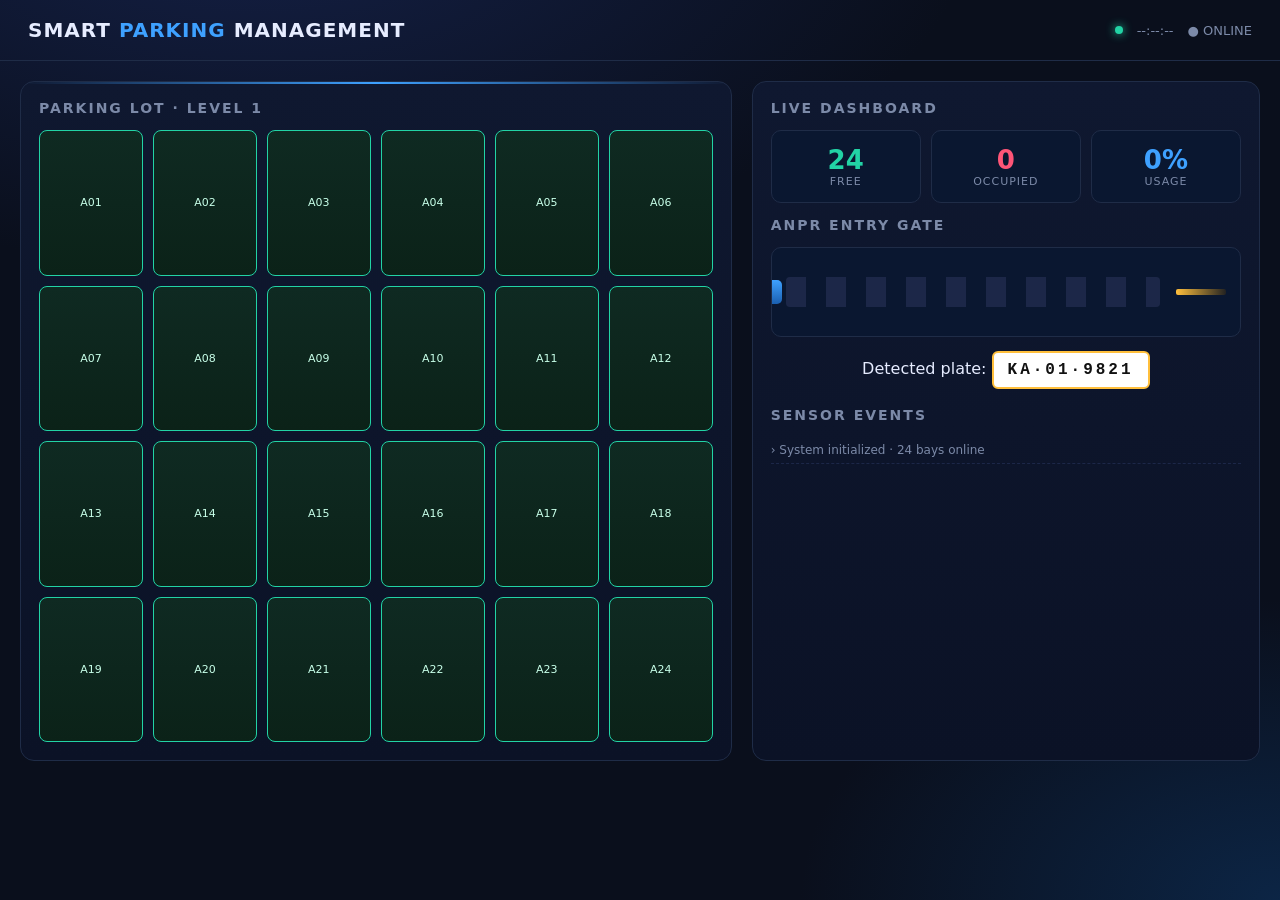
<file: index.html>
<!DOCTYPE html>
<html lang="en">
<head>
<meta charset="UTF-8" />
<title>Smart Parking Management System</title>
<style>
  :root{
    --bg:#0a0f1c; --panel:#111a2e; --line:#1f2c47;
    --txt:#e6ecff; --mute:#7c8aa8;
    --ok:#22d3a5; --busy:#ff5577; --warn:#ffbf3c; --accent:#3ea1ff;
  }
  *{box-sizing:border-box}
  body{margin:0;font-family:'Segoe UI',system-ui,sans-serif;background:
    radial-gradient(1200px 600px at 20% -10%, #142046 0%, transparent 60%),
    radial-gradient(800px 500px at 100% 100%, #0c2545 0%, transparent 60%),
    var(--bg); color:var(--txt); min-height:100vh;}
  header{display:flex;justify-content:space-between;align-items:center;padding:18px 28px;border-bottom:1px solid var(--line)}
  h1{margin:0;font-size:20px;letter-spacing:1px}
  h1 span{color:var(--accent)}
  .status{display:flex;gap:14px;align-items:center;color:var(--mute);font-size:13px}
  .dot{width:8px;height:8px;border-radius:50%;background:var(--ok);box-shadow:0 0 10px var(--ok);animation:blink 1.4s infinite}
  main{display:grid;grid-template-columns:1.4fr 1fr;gap:20px;padding:20px;max-width:1300px;margin:auto}
  @media(max-width:900px){main{grid-template-columns:1fr}}
  .panel{background:linear-gradient(180deg,#0f1830,#0b1226);border:1px solid var(--line);border-radius:14px;padding:18px;position:relative;overflow:hidden}
  .panel h2{margin:0 0 14px;font-size:14px;letter-spacing:2px;color:var(--mute);text-transform:uppercase}
  .lot{display:grid;grid-template-columns:repeat(6,1fr);gap:10px}
  .slot{aspect-ratio:1/1.4;border:1px dashed #2a3a5e;border-radius:8px;display:flex;align-items:center;justify-content:center;font-size:11px;color:var(--mute);position:relative;transition:.4s}
  .slot.occupied{background:linear-gradient(180deg,#2a0f1d,#3a1226);border:1px solid var(--busy);color:#ffd9e2}
  .slot.free{background:linear-gradient(180deg,#0f2a22,#0b2218);border:1px solid var(--ok);color:#c8ffe9}
  .slot .car{position:absolute;inset:18% 22%;background:linear-gradient(180deg,#ff5577,#a01840);border-radius:4px;box-shadow:inset 0 -6px 0 rgba(0,0,0,.25);animation:drive .5s ease}
  .gate{display:flex;align-items:center;gap:16px;padding:14px;background:#0a1730;border:1px solid var(--line);border-radius:10px;margin-bottom:14px;overflow:hidden;position:relative;height:90px}
  .road{flex:1;height:30px;background:repeating-linear-gradient(90deg,#1c2748 0 20px,#0a1730 20px 40px);border-radius:4px;position:relative}
  .mini-car{position:absolute;left:-50px;top:3px;width:46px;height:24px;background:linear-gradient(180deg,#3ea1ff,#1a5fb0);border-radius:5px;animation:drivein 4s linear infinite}
  .barrier{width:50px;height:6px;background:linear-gradient(90deg,#ffbf3c,#222);border-radius:2px;transform-origin:left;animation:bar 4s linear infinite}
  .stats{display:grid;grid-template-columns:repeat(3,1fr);gap:10px;margin-bottom:14px}
  .stat{padding:14px;background:#0a1730;border:1px solid var(--line);border-radius:10px;text-align:center}
  .stat .v{font-size:26px;font-weight:700}
  .stat .l{font-size:11px;color:var(--mute);text-transform:uppercase;letter-spacing:1px}
  .v.ok{color:var(--ok)} .v.busy{color:var(--busy)} .v.acc{color:var(--accent)}
  .plate{font-family:'Courier New',monospace;background:#fff;color:#111;padding:8px 14px;border-radius:6px;font-weight:700;letter-spacing:3px;display:inline-block;border:2px solid #ffbf3c}
  .log{font-size:12px;color:var(--mute);max-height:200px;overflow:hidden}
  .log div{padding:6px 0;border-bottom:1px dashed #1c2748;animation:fade .5s}
  .scan{position:absolute;left:0;right:0;top:0;height:2px;background:linear-gradient(90deg,transparent,var(--accent),transparent);animation:scan 3s linear infinite}
  @keyframes blink{50%{opacity:.3}}
  @keyframes drive{from{transform:translateY(20px);opacity:0}to{transform:none;opacity:1}}
  @keyframes drivein{0%{left:-50px}40%{left:40%}55%{left:40%}100%{left:110%}}
  @keyframes bar{0%,40%{transform:rotate(-80deg)}50%,90%{transform:rotate(0)}100%{transform:rotate(-80deg)}}
  @keyframes scan{0%{top:0}100%{top:100%}}
  @keyframes fade{from{opacity:0;transform:translateY(-4px)}}
</style>
</head>
<body>
<header>
  <h1>SMART <span>PARKING</span> MANAGEMENT</h1>
  <div class="status"><span class="dot"></span><span id="clock">--:--:--</span><span>● ONLINE</span></div>
</header>

<main>
  <section class="panel">
    <div class="scan"></div>
    <h2>Parking Lot · Level 1</h2>
    <div class="lot" id="lot"></div>
  </section>

  <section class="panel">
    <h2>Live Dashboard</h2>
    <div class="stats">
      <div class="stat"><div class="v ok" id="free">0</div><div class="l">Free</div></div>
      <div class="stat"><div class="v busy" id="busy">0</div><div class="l">Occupied</div></div>
      <div class="stat"><div class="v acc" id="pct">0%</div><div class="l">Usage</div></div>
    </div>

    <h2>ANPR Entry Gate</h2>
    <div class="gate">
      <div class="road"><div class="mini-car"></div></div>
      <div class="barrier"></div>
    </div>
    <div style="text-align:center;margin:10px 0 18px">
      Detected plate: <span class="plate" id="plate">KA·01·9821</span>
    </div>

    <h2>Sensor Events</h2>
    <div class="log" id="log"></div>
  </section>
</main>

<script>
  const TOTAL=24, lot=document.getElementById('lot'), slots=[];
  for(let i=0;i<TOTAL;i++){
    const s=document.createElement('div');
    s.className='slot free';
    s.innerHTML='A'+String(i+1).padStart(2,'0');
    lot.appendChild(s); slots.push({el:s,occ:false});
  }
  const plates=['KA01-9821','MH12-3344','DL08-7710','TN09-5521','UP16-0099','GJ05-4477'];
  const free=document.getElementById('free'), busy=document.getElementById('busy'),
        pct=document.getElementById('pct'), log=document.getElementById('log'),
        plate=document.getElementById('plate'), clock=document.getElementById('clock');

  function refresh(){
    let b=0;
    slots.forEach((s,i)=>{
      s.el.className='slot '+(s.occ?'occupied':'free');
      s.el.innerHTML='A'+String(i+1).padStart(2,'0')+(s.occ?'<div class="car"></div>':'');
      if(s.occ) b++;
    });
    busy.textContent=b; free.textContent=TOTAL-b;
    pct.textContent=Math.round(b/TOTAL*100)+'%';
  }
  function event(msg){
    const d=document.createElement('div'); d.textContent='› '+msg;
    log.prepend(d); while(log.children.length>8) log.lastChild.remove();
  }
  setInterval(()=>{
    const i=Math.floor(Math.random()*TOTAL);
    slots[i].occ=!slots[i].occ;
    event((slots[i].occ?'Vehicle parked at ':'Slot freed: ')+'A'+String(i+1).padStart(2,'0'));
    refresh();
  },1800);
  setInterval(()=>{
    plate.textContent=plates[Math.floor(Math.random()*plates.length)];
    event('ANPR scan → '+plate.textContent+' · granted');
  },4000);
  setInterval(()=>clock.textContent=new Date().toLocaleTimeString(),1000);
  refresh(); event('System initialized · 24 bays online');
</script>
</body>
</html>
</file>
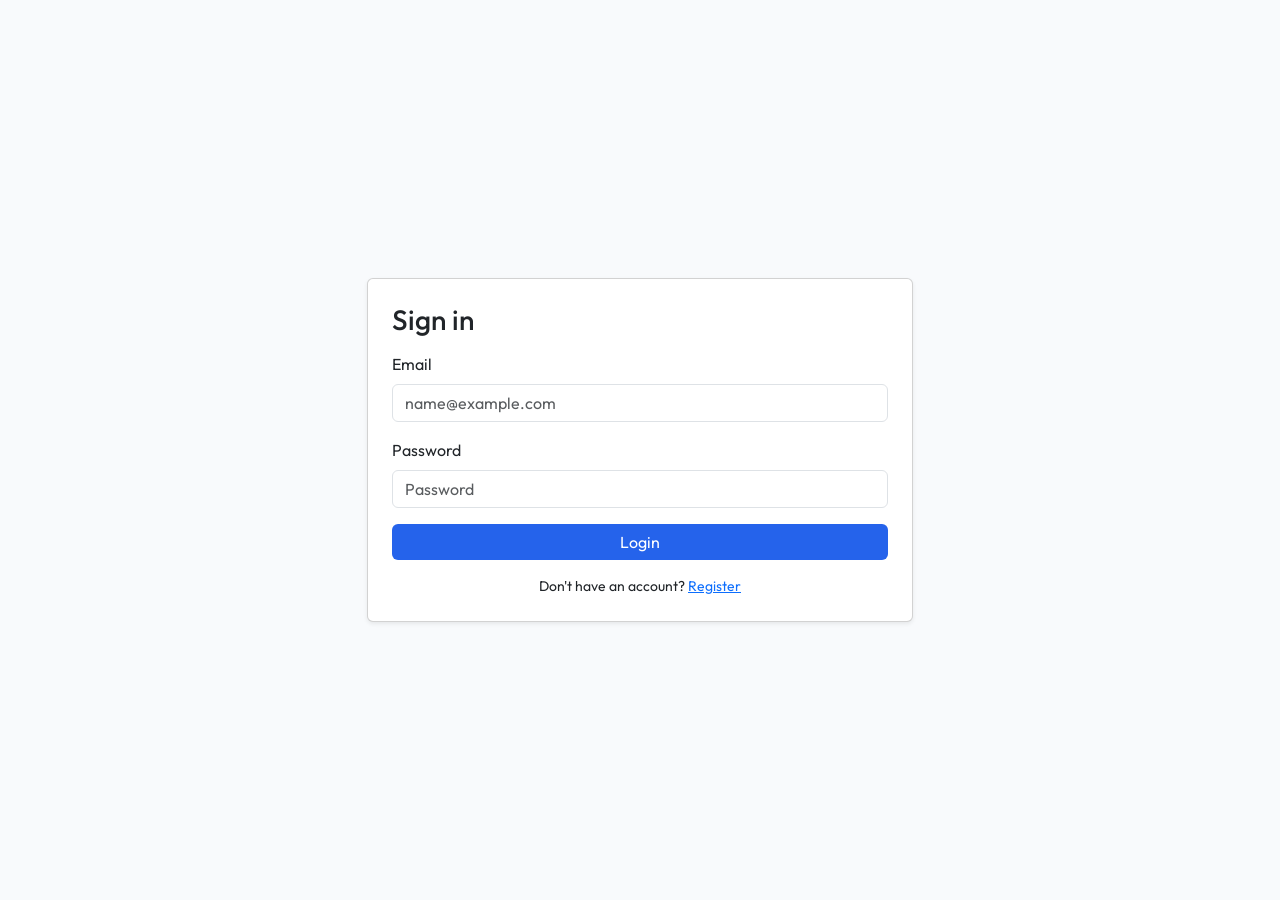
<file: login.html>
<!DOCTYPE html>
<html lang="en">
<head>
  <meta charset="utf-8">
  <meta name="viewport" content="width=device-width, initial-scale=1">
  <title>Login - SmartPark</title>
  <link href="https://cdn.jsdelivr.net/npm/bootstrap@5.3.0/dist/css/bootstrap.min.css" rel="stylesheet">
  <link rel="stylesheet" href="s.css">
</head>
<body class="d-flex align-items-center min-vh-100">
  <div class="container">
    <div class="row justify-content-center">
      <div class="col-md-6">
        <div class="card shadow-sm">
          <div class="card-body p-4">
            <h3 class="card-title mb-3">Sign in</h3>
            <form>
              <div class="mb-3">
                <label class="form-label">Email</label>
                <input type="email" class="form-control" placeholder="name@example.com">
              </div>
              <div class="mb-3">
                <label class="form-label">Password</label>
                <input type="password" class="form-control" placeholder="Password">
              </div>
              <div class="d-grid">
                <button class="btn btn-primary">Login</button>
              </div>
            </form>
            <p class="mt-3 mb-0 small text-center">Don't have an account? <a href="register.html">Register</a></p>
          </div>
        </div>
      </div>
    </div>
  </div>
</body>
</html>
</file>
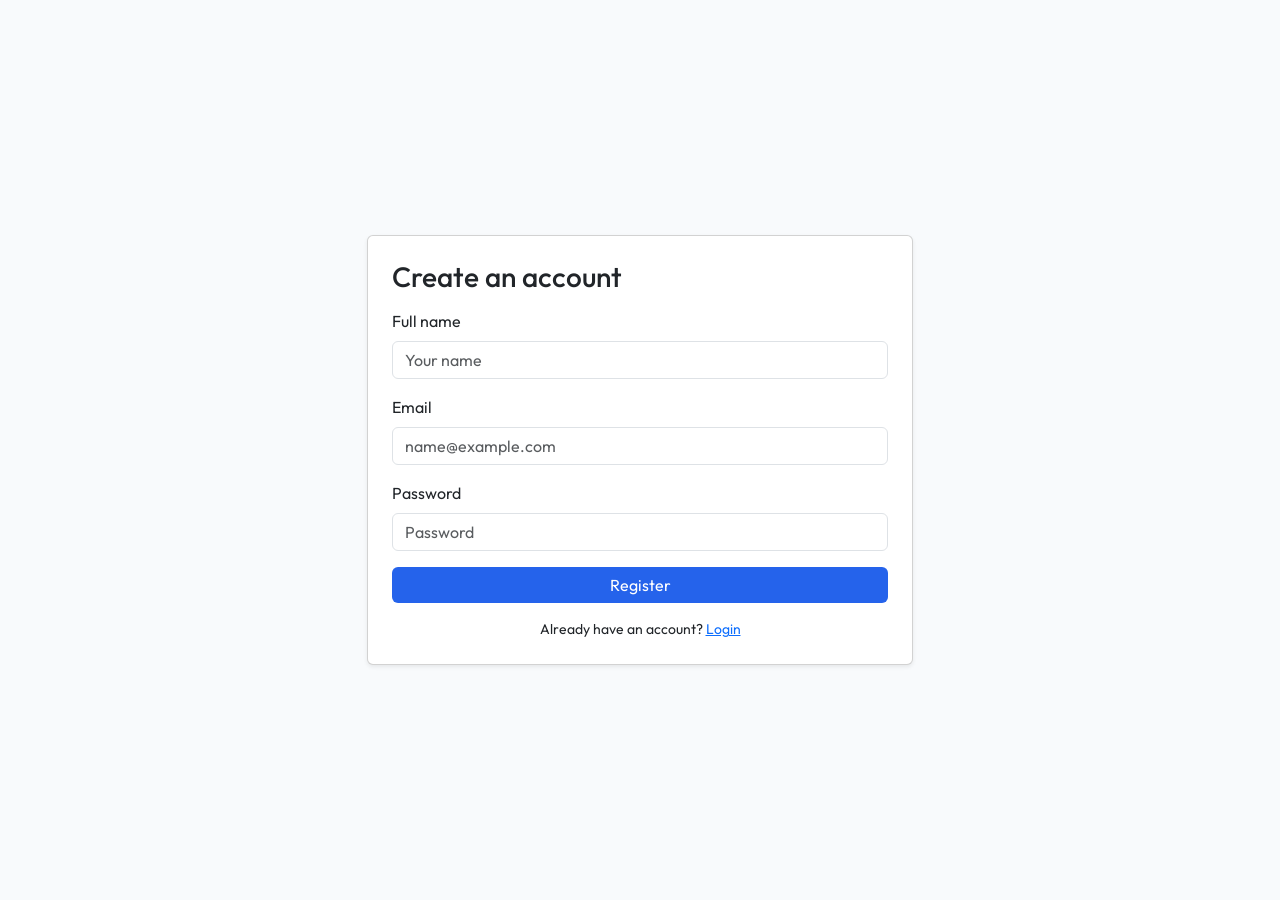
<file: register.htm>
<!DOCTYPE html>
<html lang="en">
<head>
  <meta charset="utf-8">
  <meta http-equiv="refresh" content="0; url=register.html">
  <title>Redirecting...</title>
</head>
<body>
  <p>Redirecting to <a href="register.html">register.html</a>. If you are not redirected, click the link.</p>
</body>
</html>
</file>
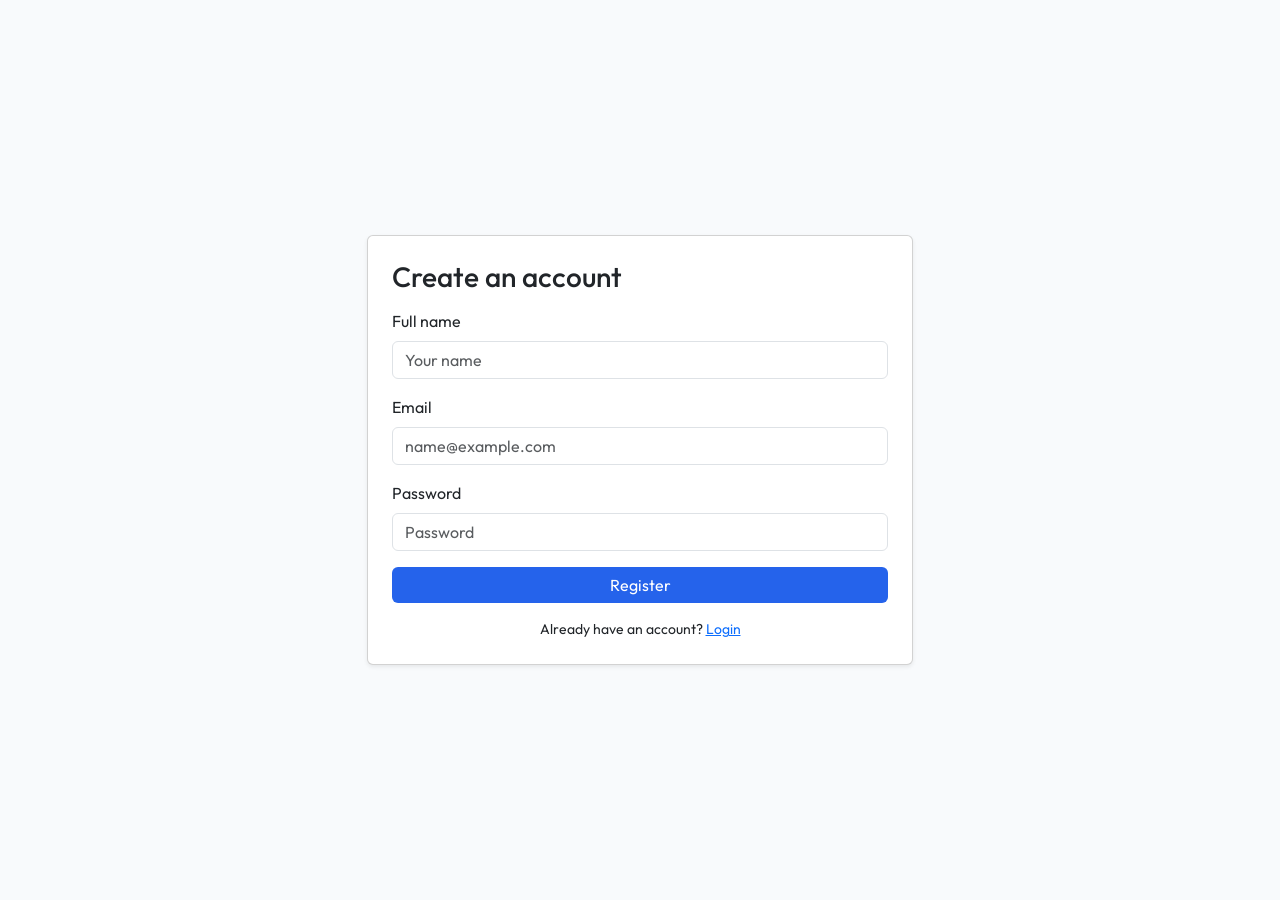
<file: register.html>
<!DOCTYPE html>
<html lang="en">
<head>
  <meta charset="utf-8">
  <meta name="viewport" content="width=device-width, initial-scale=1">
  <title>Register - SmartPark</title>
  <link href="https://cdn.jsdelivr.net/npm/bootstrap@5.3.0/dist/css/bootstrap.min.css" rel="stylesheet">
  <link rel="stylesheet" href="s.css">
</head>
<body class="d-flex align-items-center min-vh-100">
  <div class="container">
    <div class="row justify-content-center">
      <div class="col-md-6">
        <div class="card shadow-sm">
          <div class="card-body p-4">
            <h3 class="card-title mb-3">Create an account</h3>
            <form>
              <div class="mb-3">
                <label class="form-label">Full name</label>
                <input type="text" class="form-control" placeholder="Your name">
              </div>
              <div class="mb-3">
                <label class="form-label">Email</label>
                <input type="email" class="form-control" placeholder="name@example.com">
              </div>
              <div class="mb-3">
                <label class="form-label">Password</label>
                <input type="password" class="form-control" placeholder="Password">
              </div>
              <div class="d-grid">
                <button class="btn btn-primary">Register</button>
              </div>
            </form>
            <p class="mt-3 mb-0 small text-center">Already have an account? <a href="login.html">Login</a></p>
          </div>
        </div>
      </div>
    </div>
  </div>
</body>
</html>
</file>
<file: s.css>
/* Google Font */
@import url('https://fonts.googleapis.com/css2?family=Outfit:wght@300;400;500;600;700;800&display=swap');

:root{
    --primary:#2563eb;
    --secondary:#1e293b;
    --light:#f8fafc;
    --white:#ffffff;
    --text:#334155;
    --border:#e2e8f0;
    --shadow:0 10px 30px rgba(0,0,0,0.08);
}

*{
    margin:0;
    padding:0;
    box-sizing:border-box;
    font-family:'Outfit',sans-serif;
}

body{
    background:var(--light);
    color:var(--text);
    overflow-x:hidden;
}

/* Navbar */

.navbar{
    background:rgba(255,255,255,0.9);
    backdrop-filter:blur(10px);
    box-shadow:0 2px 15px rgba(0,0,0,0.05);
}

.navbar-brand{
    font-size:1.6rem;
    font-weight:800;
    color:var(--secondary);
}

.brand-icon{
    color:var(--primary);
    margin-right:8px;
}

.text-primary-accent{
    color:var(--primary);
}

.nav-link{
    font-weight:500;
    margin-left:15px;
    color:var(--secondary);
    transition:0.3s;
}

.nav-link:hover{
    color:var(--primary);
}

.btn-theme-toggle{
    width:45px;
    height:45px;
    border:none;
    border-radius:50%;
    background:#eef2ff;
    color:var(--primary);
    cursor:pointer;
}

/* Hero Section */

.hero-section{
    background:linear-gradient(
        135deg,
        #eff6ff,
        #ffffff
    );
    min-height:90vh;
    display:flex;
    align-items:center;
}

.min-vh-75{
    min-height:75vh;
}

.hero-text h1{
    font-size:3.5rem;
    font-weight:800;
    line-height:1.2;
}

.text-gradient{
    background:linear-gradient(
        90deg,
        #2563eb,
        #7c3aed
    );
    -webkit-background-clip:text;
    -webkit-text-fill-color:transparent;
}

.hero-text p{
    font-size:1.1rem;
}

/* Buttons */

.btn-primary{
    background:var(--primary);
    border:none;
}

.btn-primary:hover{
    background:#1d4ed8;
}

.btn-outline-secondary{
    border:2px solid var(--secondary);
    color:var(--secondary);
}

.btn-outline-secondary:hover{
    background:var(--secondary);
    color:white;
}

/* Glass Card */

.glass-card{
    background:rgba(255,255,255,0.6);
    backdrop-filter:blur(15px);
    border:1px solid rgba(255,255,255,0.3);
    box-shadow:var(--shadow);
    border-radius:25px;
    padding:35px;
}

.hero-card{
    max-width:420px;
}

.bg-success-soft{
    background:#dcfce7;
}

.slot-info-box{
    text-align:center;
}

.slot-info-box h3{
    color:var(--primary);
}

.card-header-accent{
    text-align:center;
}

/* Features */

.bg-light-section{
    background:#f8fafc;
}

.feature-card{
    background:white;
    border-radius:20px;
    padding:35px;
    text-align:center;
    transition:0.3s;
    box-shadow:0 4px 20px rgba(0,0,0,0.05);
    height:100%;
}

.feature-card:hover{
    transform:translateY(-10px);
    box-shadow:0 10px 25px rgba(37,99,235,0.15);
}

.icon-box{
    width:80px;
    height:80px;
    margin:auto;
    margin-bottom:20px;
    background:#dbeafe;
    color:var(--primary);
    border-radius:20px;
    display:flex;
    align-items:center;
    justify-content:center;
    font-size:2rem;
}

/* Footer */

.footer{
    background:white;
    border-top:1px solid var(--border);
}

/* Responsive */

@media(max-width:992px){

.hero-text{
    text-align:center;
}

.hero-text h1{
    font-size:2.7rem;
}

.hero-card{
    margin-top:30px;
}

}

@media(max-width:768px){

.hero-text h1{
    font-size:2.2rem;
}

.feature-card{
    padding:25px;
}

}
</file>
